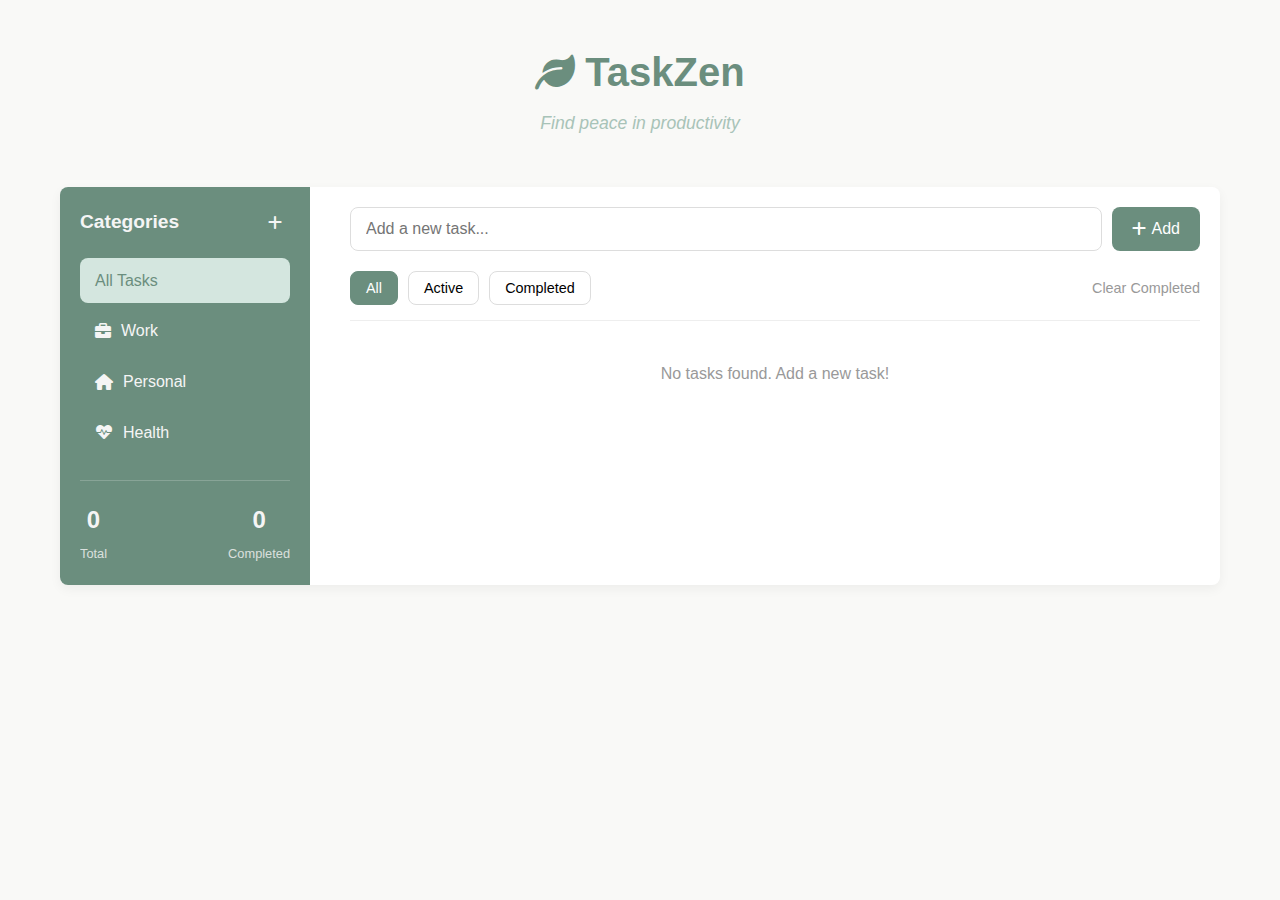
<file: index.html>
<!DOCTYPE html>
<html lang="en">
<head>
    <meta charset="UTF-8">
    <meta name="viewport" content="width=device-width, initial-scale=1.0">
    <title>TaskZen - Calming Task Manager</title>
    <link rel="stylesheet" href="style.css">
    <link rel="stylesheet" href="https://cdnjs.cloudflare.com/ajax/libs/font-awesome/6.0.0-beta3/css/all.min.css">
</head>
<body>
    <div class="container">
        <header>
            <h1><i class="fas fa-leaf"></i> TaskZen</h1>
            <p class="subtitle">Find peace in productivity</p>
        </header>

        <div class="app-container">
            <div class="sidebar">
                <div class="sidebar-header">
                    <h3>Categories</h3>
                    <button id="add-category-btn" class="icon-btn"><i class="fas fa-plus"></i></button>
                </div>
                <ul id="category-list">
                    <li class="active" data-category="all">All Tasks</li>
                    <li data-category="work"><i class="fas fa-briefcase"></i> Work</li>
                    <li data-category="personal"><i class="fas fa-home"></i> Personal</li>
                    <li data-category="health"><i class="fas fa-heartbeat"></i> Health</li>
                </ul>
                <div class="stats">
                    <div class="stat-item">
                        <span id="total-tasks">0</span>
                        <span>Total</span>
                    </div>
                    <div class="stat-item">
                        <span id="completed-tasks">0</span>
                        <span>Completed</span>
                    </div>
                </div>
            </div>

            <div class="main-content">
                <div class="task-input-container">
                    <input type="text" id="task-input" placeholder="Add a new task...">
                    <button id="add-task-btn"><i class="fas fa-plus"></i> Add</button>
                </div>

                <div class="filter-controls">
                    <div class="filter-btn-group">
                        <button class="filter-btn active" data-filter="all">All</button>
                        <button class="filter-btn" data-filter="active">Active</button>
                        <button class="filter-btn" data-filter="completed">Completed</button>
                    </div>
                    <button id="clear-completed-btn">Clear Completed</button>
                </div>

                <ul id="task-list">
                    <!-- Tasks will be added here dynamically -->
                </ul>
            </div>
        </div>
    </div>

    <!-- Modals -->
    <div id="category-modal" class="modal">
        <div class="modal-content">
            <span class="close-modal">&times;</span>
            <h3>Add New Category</h3>
            <input type="text" id="new-category-input" placeholder="Category name">
            <div class="icon-selection">
                <h4>Select an icon:</h4>
                <div class="icon-options">
                    <i class="fas fa-briefcase" data-icon="briefcase"></i>
                    <i class="fas fa-home" data-icon="home"></i>
                    <i class="fas fa-heartbeat" data-icon="heartbeat"></i>
                    <i class="fas fa-book" data-icon="book"></i>
                    <i class="fas fa-utensils" data-icon="utensils"></i>
                    <i class="fas fa-dumbbell" data-icon="dumbbell"></i>
                    <i class="fas fa-palette" data-icon="palette"></i>
                    <i class="fas fa-music" data-icon="music"></i>
                </div>
            </div>
            <button id="save-category-btn">Save Category</button>
        </div>
    </div>

    <script src="script.js"></script>
</body>
</html>
</file>
<file: style.css>
:root {
    --primary-color: #6b8e7e;
    --secondary-color: #a8c3b8;
    --accent-color: #d4e6df;
    --text-color: #333;
    --light-text: #f5f5f5;
    --background-color: #f9f9f7;
    --card-color: #ffffff;
    --shadow: 0 4px 12px rgba(0, 0, 0, 0.05);
    --border-radius: 8px;
}

* {
    margin: 0;
    padding: 0;
    box-sizing: border-box;
    font-family: 'Segoe UI', Tahoma, Geneva, Verdana, sans-serif;
}

body {
    background-color: var(--background-color);
    color: var(--text-color);
    line-height: 1.6;
}

.container {
    max-width: 1200px;
    margin: 0 auto;
    padding: 20px;
}

header {
    text-align: center;
    margin-bottom: 30px;
    padding: 20px 0;
}

header h1 {
    font-size: 2.5rem;
    color: var(--primary-color);
    margin-bottom: 5px;
    display: flex;
    align-items: center;
    justify-content: center;
    gap: 10px;
}

header .subtitle {
    color: var(--secondary-color);
    font-style: italic;
    font-size: 1.1rem;
}

.app-container {
    display: flex;
    gap: 20px;
    background-color: var(--card-color);
    border-radius: var(--border-radius);
    box-shadow: var(--shadow);
    overflow: hidden;
}

.sidebar {
    width: 250px;
    background-color: var(--primary-color);
    color: var(--light-text);
    padding: 20px;
    display: flex;
    flex-direction: column;
}

.sidebar-header {
    display: flex;
    justify-content: space-between;
    align-items: center;
    margin-bottom: 20px;
}

.sidebar-header h3 {
    font-size: 1.2rem;
}

.icon-btn {
    background: none;
    border: none;
    color: var(--light-text);
    font-size: 1rem;
    cursor: pointer;
    padding: 5px;
    border-radius: 50%;
    width: 30px;
    height: 30px;
    display: flex;
    align-items: center;
    justify-content: center;
    transition: background-color 0.2s;
}

.icon-btn:hover {
    background-color: rgba(255, 255, 255, 0.1);
}

#category-list {
    list-style: none;
    flex-grow: 1;
}

#category-list li {
    padding: 10px 15px;
    margin-bottom: 5px;
    border-radius: var(--border-radius);
    cursor: pointer;
    display: flex;
    align-items: center;
    gap: 10px;
    transition: background-color 0.2s;
}

#category-list li:hover {
    background-color: rgba(255, 255, 255, 0.1);
}

#category-list li.active {
    background-color: var(--accent-color);
    color: var(--primary-color);
    font-weight: 500;
}

.stats {
    display: flex;
    justify-content: space-between;
    margin-top: 20px;
    padding-top: 20px;
    border-top: 1px solid rgba(255, 255, 255, 0.2);
}

.stat-item {
    text-align: center;
}

.stat-item span:first-child {
    display: block;
    font-size: 1.5rem;
    font-weight: bold;
}

.stat-item span:last-child {
    font-size: 0.8rem;
    opacity: 0.8;
}

.main-content {
    flex-grow: 1;
    padding: 20px;
}

.task-input-container {
    display: flex;
    gap: 10px;
    margin-bottom: 20px;
}

#task-input {
    flex-grow: 1;
    padding: 12px 15px;
    border: 1px solid #ddd;
    border-radius: var(--border-radius);
    font-size: 1rem;
    outline: none;
    transition: border-color 0.2s;
}

#task-input:focus {
    border-color: var(--primary-color);
}

#add-task-btn {
    padding: 12px 20px;
    background-color: var(--primary-color);
    color: white;
    border: none;
    border-radius: var(--border-radius);
    cursor: pointer;
    font-size: 1rem;
    display: flex;
    align-items: center;
    gap: 5px;
    transition: background-color 0.2s;
}

#add-task-btn:hover {
    background-color: #5a7a6b;
}

.filter-controls {
    display: flex;
    justify-content: space-between;
    align-items: center;
    margin-bottom: 20px;
    padding-bottom: 15px;
    border-bottom: 1px solid #eee;
}

.filter-btn-group {
    display: flex;
    gap: 10px;
}

.filter-btn {
    padding: 8px 15px;
    background-color: transparent;
    border: 1px solid #ddd;
    border-radius: var(--border-radius);
    cursor: pointer;
    font-size: 0.9rem;
    transition: all 0.2s;
}

.filter-btn:hover {
    background-color: #f0f0f0;
}

.filter-btn.active {
    background-color: var(--primary-color);
    color: white;
    border-color: var(--primary-color);
}

#clear-completed-btn {
    background: none;
    border: none;
    color: #999;
    cursor: pointer;
    font-size: 0.9rem;
    transition: color 0.2s;
}

#clear-completed-btn:hover {
    color: var(--primary-color);
}

#task-list {
    list-style: none;
}

.task-item {
    display: flex;
    align-items: center;
    padding: 15px;
    margin-bottom: 10px;
    background-color: white;
    border-radius: var(--border-radius);
    box-shadow: var(--shadow);
    transition: transform 0.2s, box-shadow 0.2s;
}

.task-item:hover {
    transform: translateY(-2px);
    box-shadow: 0 6px 16px rgba(0, 0, 0, 0.08);
}

.task-checkbox {
    margin-right: 15px;
    width: 20px;
    height: 20px;
    cursor: pointer;
}

.task-text {
    flex-grow: 1;
    font-size: 1rem;
}

.task-text.completed {
    text-decoration: line-through;
    color: #999;
}

.task-category {
    font-size: 0.8rem;
    padding: 3px 8px;
    border-radius: 12px;
    background-color: var(--accent-color);
    color: var(--primary-color);
    margin-right: 15px;
    display: flex;
    align-items: center;
    gap: 5px;
}

.task-actions {
    display: flex;
    gap: 10px;
}

.task-btn {
    background: none;
    border: none;
    color: #999;
    cursor: pointer;
    font-size: 1rem;
    transition: color 0.2s;
}

.task-btn:hover {
    color: var(--primary-color);
}

/* Modal Styles */
.modal {
    display: none;
    position: fixed;
    z-index: 1;
    left: 0;
    top: 0;
    width: 100%;
    height: 100%;
    background-color: rgba(0, 0, 0, 0.4);
    align-items: center;
    justify-content: center;
}

.modal-content {
    background-color: white;
    padding: 25px;
    border-radius: var(--border-radius);
    width: 90%;
    max-width: 400px;
    box-shadow: 0 5px 20px rgba(0, 0, 0, 0.2);
    position: relative;
}

.close-modal {
    position: absolute;
    top: 15px;
    right: 15px;
    font-size: 1.5rem;
    color: #999;
    cursor: pointer;
}

.modal-content h3 {
    margin-bottom: 20px;
    color: var(--primary-color);
}

#new-category-input {
    width: 100%;
    padding: 12px 15px;
    margin-bottom: 20px;
    border: 1px solid #ddd;
    border-radius: var(--border-radius);
    font-size: 1rem;
}

.icon-selection {
    margin-bottom: 20px;
}

.icon-selection h4 {
    margin-bottom: 10px;
    font-size: 0.9rem;
    color: #666;
}

.icon-options {
    display: flex;
    flex-wrap: wrap;
    gap: 15px;
}

.icon-options i {
    font-size: 1.5rem;
    color: var(--primary-color);
    cursor: pointer;
    padding: 10px;
    border-radius: 50%;
    transition: background-color 0.2s;
}

.icon-options i:hover {
    background-color: var(--accent-color);
}

.icon-options i.selected {
    background-color: var(--primary-color);
    color: white;
}

#save-category-btn {
    width: 100%;
    padding: 12px;
    background-color: var(--primary-color);
    color: white;
    border: none;
    border-radius: var(--border-radius);
    cursor: pointer;
    font-size: 1rem;
    transition: background-color 0.2s;
}

#save-category-btn:hover {
    background-color: #5a7a6b;
}

/* Responsive Design */
@media (max-width: 768px) {
    .app-container {
        flex-direction: column;
    }

    .sidebar {
        width: 100%;
    }

    .stats {
        justify-content: space-around;
    }
}
</file>
